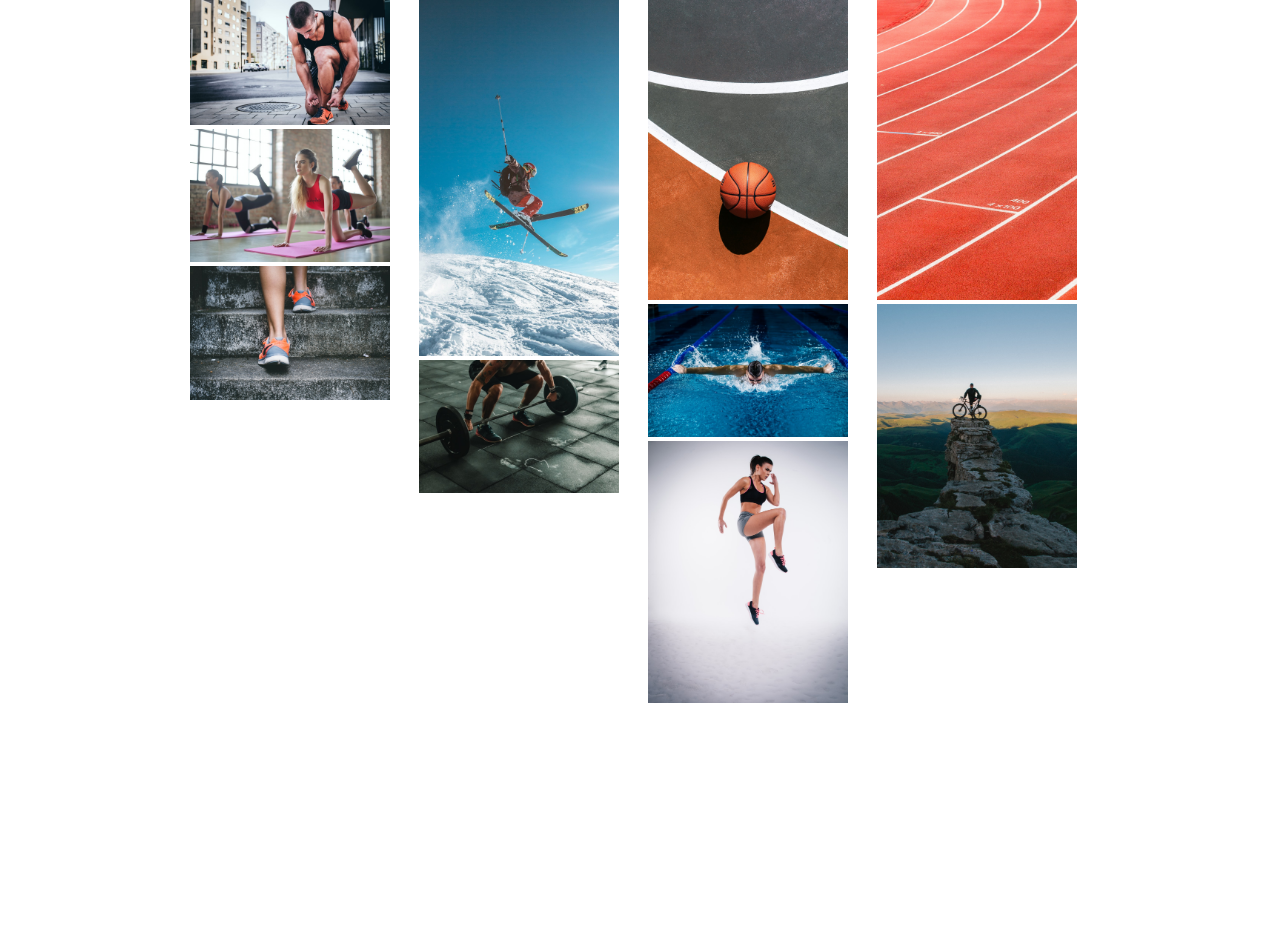
<file: ex01/src/index.html>
<!DOCTYPE html>
<html lang="en">
<head>
    <meta charset="UTF-8">
    <meta http-equiv="X-UA-Compatible" content="IE=edge">
    <meta name="viewport" content="width=device-width, initial-scale=1.0">
    <title>Gallery's page</title>
    <link rel="stylesheet" href="../styles/index.css">
</head>
<body>
    <div class="container">
        <div class="image"><img src="../images/img1.jpg" alt="Marathon">
            <div class="caption"><h1 class="openModal">Marathon</h1></div>
        </a>
        </div>
        <div class="image"><img src="../images/img2.jpg" alt="Gymnastics">
            <div class="caption"><h1 class="openModal">Gymnastics</h1></div>
        </a>
        </div>
        <a href="../src/image03.html"></a>
        <div class="image"><img src="../images/img3.jpg" alt="Climbing">
            <div class="caption"><h1 class="openModal">Climbing</h1></div>
        </a>
        </div>
        <a href="../src/image04.html"></a>
        <div class="image"><img src="../images/img4.jpg" alt="Skiing">
            <div class="caption"><h1 class="openModal">Skiing</h1></div>
        </a>
        </div>
        <a href="../src/image05.html"></a>
        <div class="image"><img src="../images/img5.jpg" alt="Weight Lifting">
            <div class="caption"><h1 class="openModal">Weight Lifting</h1></div>
        </a>
        </div>
        <a href="../src/image06.html"></a>
        <div class="image"><img src="../images/img6.jpg" alt="Basketball">
            <div class="caption"><h1 class="openModal">Basketball</h1></div>
        </a>
        </div>
        <a href="../src/image07.html"></a>
        <div class="image"><img src="../images/img7.jpg" alt="Swimming">
            <div class="caption"><h1 class="openModal">Swimming</h1></div>
        </a>
        </div>
        <a href="../src/image08.html"></a>
        <div class="image"><img src="../images/img8.jpg" alt="Jogging">
            <div class="caption"><h1 class="openModal">Jogging</h1></div>
        </a>
        </div>
        <a href="../src/image09.html"></a>
        <div class="image"><img src="../images/img9.jpg" alt="Running">
            <div class="caption"><h1 class="openModal">Running</h1></div>
        </a>
        </div>
        <a href="../src/image10.html"></a>
        <div class="image"><img src="../images/img10.jpg" alt="Cycling">
            <div class="caption"><h1 class="openModal"> Cycling</h1></div>
        </a>
        </div>
           
    </div>
    <div class="modalDiv">
        <div class="modal">
            <button class="close"><strong>Close</strong></button>
            <iframe src="image01.html" frameborder="0" height="100%" width="100%" marginwidth="0"></iframe>
        </div>
        <div class="modal">
            <button class="close">Close</button>
            <iframe src="image02.html" frameborder="0" height="100%" width="100%" marginwidth="0"></iframe>
        </div>
        <div class="modal">
            <button class="close">Close</button>
            <iframe src="image03.html" frameborder="0" height="100%" width="100%" marginwidth="0"></iframe>
        </div>
        <div class="modal">
            <button class="close">Close</button>
            <iframe src="image04.html" frameborder="0" height="100%" width="100%" marginwidth="0"></iframe>
        </div>
        <div class="modal">
            <button class="close">Close</button>
            <iframe src="image05.html" frameborder="0" height="100%" width="100%" marginwidth="0"></iframe>
        </div>
        <div class="modal">
            <button class="close">Close</button>
            <iframe src="image06.html" frameborder="0" height="100%" width="100%" marginwidth="0"></iframe>
        </div>
        <div class="modal">
            <button class="close">Close</button>
            <iframe src="image07.html" frameborder="0" height="100%" width="100%" marginwidth="0"></iframe>
        </div>
        <div class="modal">
            <button class="close">Close</button>
            <iframe src="image08.html" frameborder="0" height="100%" width="100%" marginwidth="0"></iframe>
        </div>
        <div class="modal">
            <button class="close">Close</button>
            <iframe src="image09.html" frameborder="0" height="100%" width="100%" marginwidth="0"></iframe>
        </div>
        <div class="modal">
            <button class="close">Close</button>
            <iframe src="image10.html" frameborder="0" height="100%" width="100%" marginwidth="0"></iframe>
        </div>
    </div>
    


<script src="../scripts/index.js"></script>

</body>
</html>
</file>
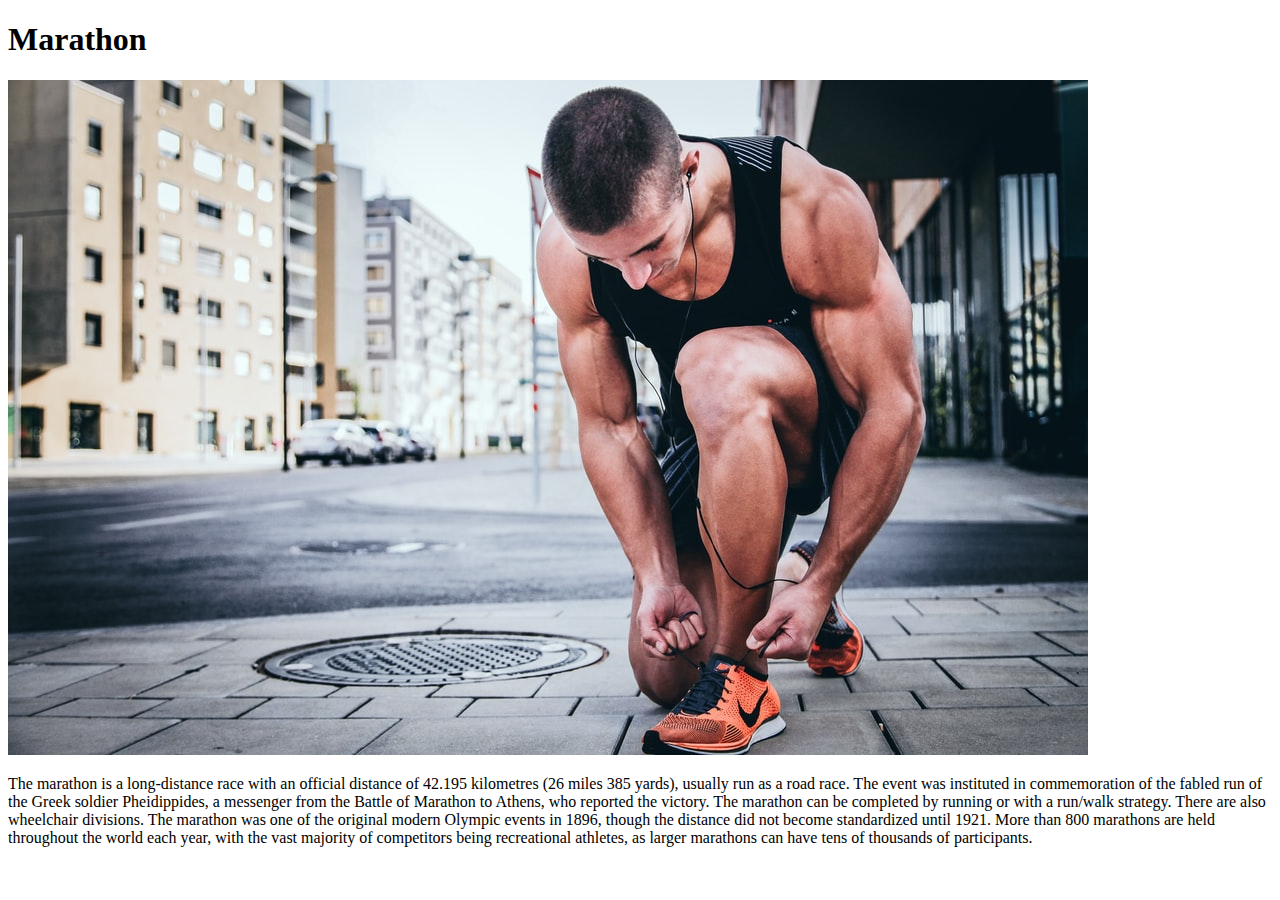
<file: ex01/src/image01.html>
<!DOCTYPE html>
<html lang="en">
<head>
    <meta charset="UTF-8">
    <meta http-equiv="X-UA-Compatible" content="IE=edge">
    <meta name="viewport" content="width=device-width, initial-scale=1.0">
    <title>Marathon</title>
</head>
<body>
    <div id="content" class="content">
        <h1>Marathon</h1>
        <img src="../images/img1.jpg" alt="Marathon">
        <p>The marathon is a long-distance race with an official distance of 42.195 kilometres (26 miles 385 yards), usually run as a road race. 
           The event was instituted in commemoration of the fabled run of the Greek soldier Pheidippides, a messenger from the Battle of Marathon 
           to Athens, who reported the victory. The marathon can be completed by running or with a run/walk strategy. There are also wheelchair divisions.
           The marathon was one of the original modern Olympic events in 1896, though the distance did not become standardized until 1921. More than 800 
           marathons are held throughout the world each year, with the vast majority of competitors being recreational athletes, as larger marathons can have 
           tens of thousands of participants.</p>
    </div>
    
<script src="../scripts/index.js"></script>

</body>
</html>
</file>
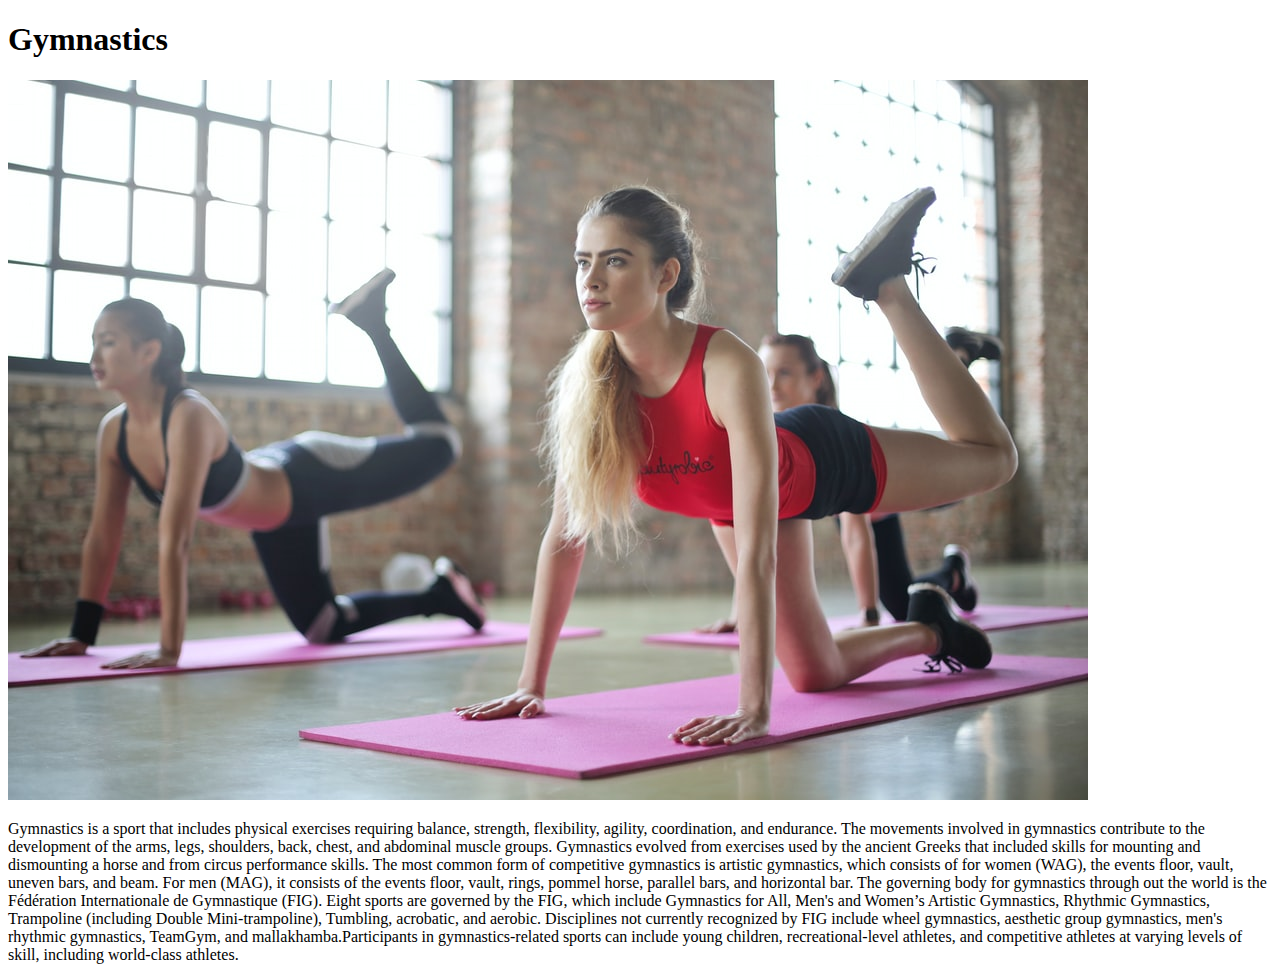
<file: ex01/src/image02.html>
<!DOCTYPE html>
<html lang="en">
<head>
    <meta charset="UTF-8">
    <meta http-equiv="X-UA-Compatible" content="IE=edge">
    <meta name="viewport" content="width=device-width, initial-scale=1.0">
    <title>Gymnastics</title>
</head>
<body>
    <div id="content" class="content">
        <h1>Gymnastics</h1>
        <img src="../images/img2.jpg" alt="Gymnastics">
        <p>Gymnastics is a sport that includes physical exercises requiring balance, strength, flexibility, agility, coordination, and 
            endurance. The movements involved in gymnastics contribute to the development of the arms, legs, shoulders, back, chest, and 
            abdominal muscle groups. Gymnastics evolved from exercises used by the ancient Greeks that included skills for mounting and 
            dismounting a horse and from circus performance skills. The most common form of competitive gymnastics is artistic gymnastics, 
            which consists of for women (WAG), the events floor, vault, uneven bars, and beam. For men (MAG), it consists of the events floor, 
            vault, rings, pommel horse, parallel bars, and horizontal bar. The governing body for gymnastics through out the world is the Fédération 
            Internationale de Gymnastique (FIG). Eight sports are governed by the FIG, which include Gymnastics for All, Men's and Women’s Artistic 
            Gymnastics, Rhythmic Gymnastics, Trampoline (including Double Mini-trampoline), Tumbling, acrobatic, and aerobic. Disciplines not currently 
            recognized by FIG include wheel gymnastics, aesthetic group gymnastics, men's rhythmic gymnastics, TeamGym, and mallakhamba.Participants in 
            gymnastics-related sports can include young children, recreational-level athletes, and competitive athletes at
            varying levels of skill, including world-class athletes.</p>    
    </div>
</body>
</html>
</file>
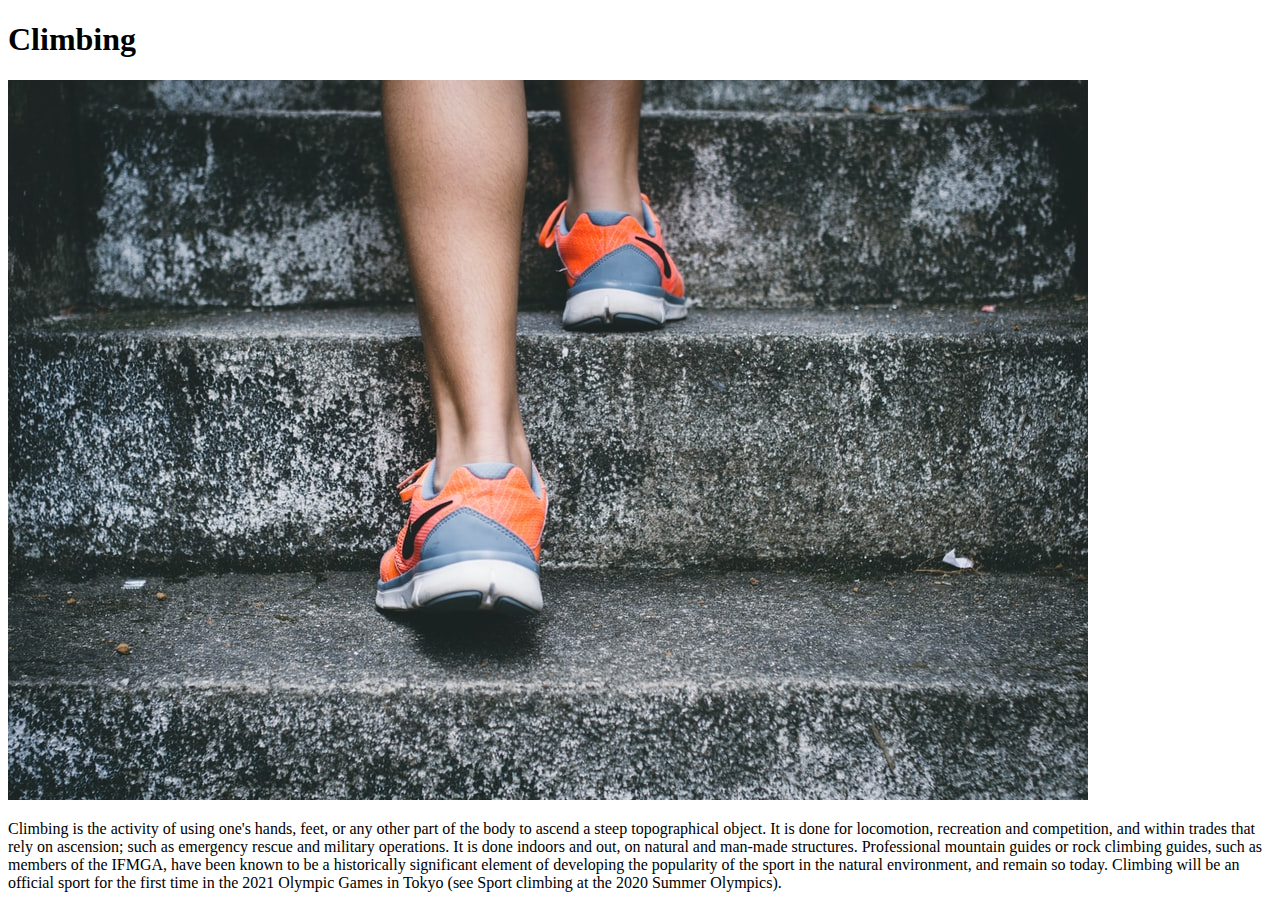
<file: ex01/src/image03.html>
<!DOCTYPE html>
<html lang="en">
<head>
    <meta charset="UTF-8">
    <meta http-equiv="X-UA-Compatible" content="IE=edge">
    <meta name="viewport" content="width=device-width, initial-scale=1.0">
    <title>Climbing</title>
</head>
<body>
    <div id="content" class="content">
        <h1>Climbing</h1>
        <img src="../images/img3.jpg" alt="Climbing">
        <p>Climbing is the activity of using one's hands, feet, or any other part of the body to ascend a steep topographical object. 
           It is done for locomotion, recreation and competition, and within trades that rely on ascension; such as emergency rescue and
           military operations. It is done indoors and out, on natural and man-made structures.
           Professional mountain guides or rock climbing guides, such as members of the IFMGA, have been known to be a historically significant
           element of developing the popularity of the sport in the natural environment, and remain so today.
           Climbing will be an official sport for the first time in the 2021 Olympic Games in Tokyo (see Sport climbing at the 2020 Summer 
           Olympics).</p>
    </div>
</body>
</html>
</file>
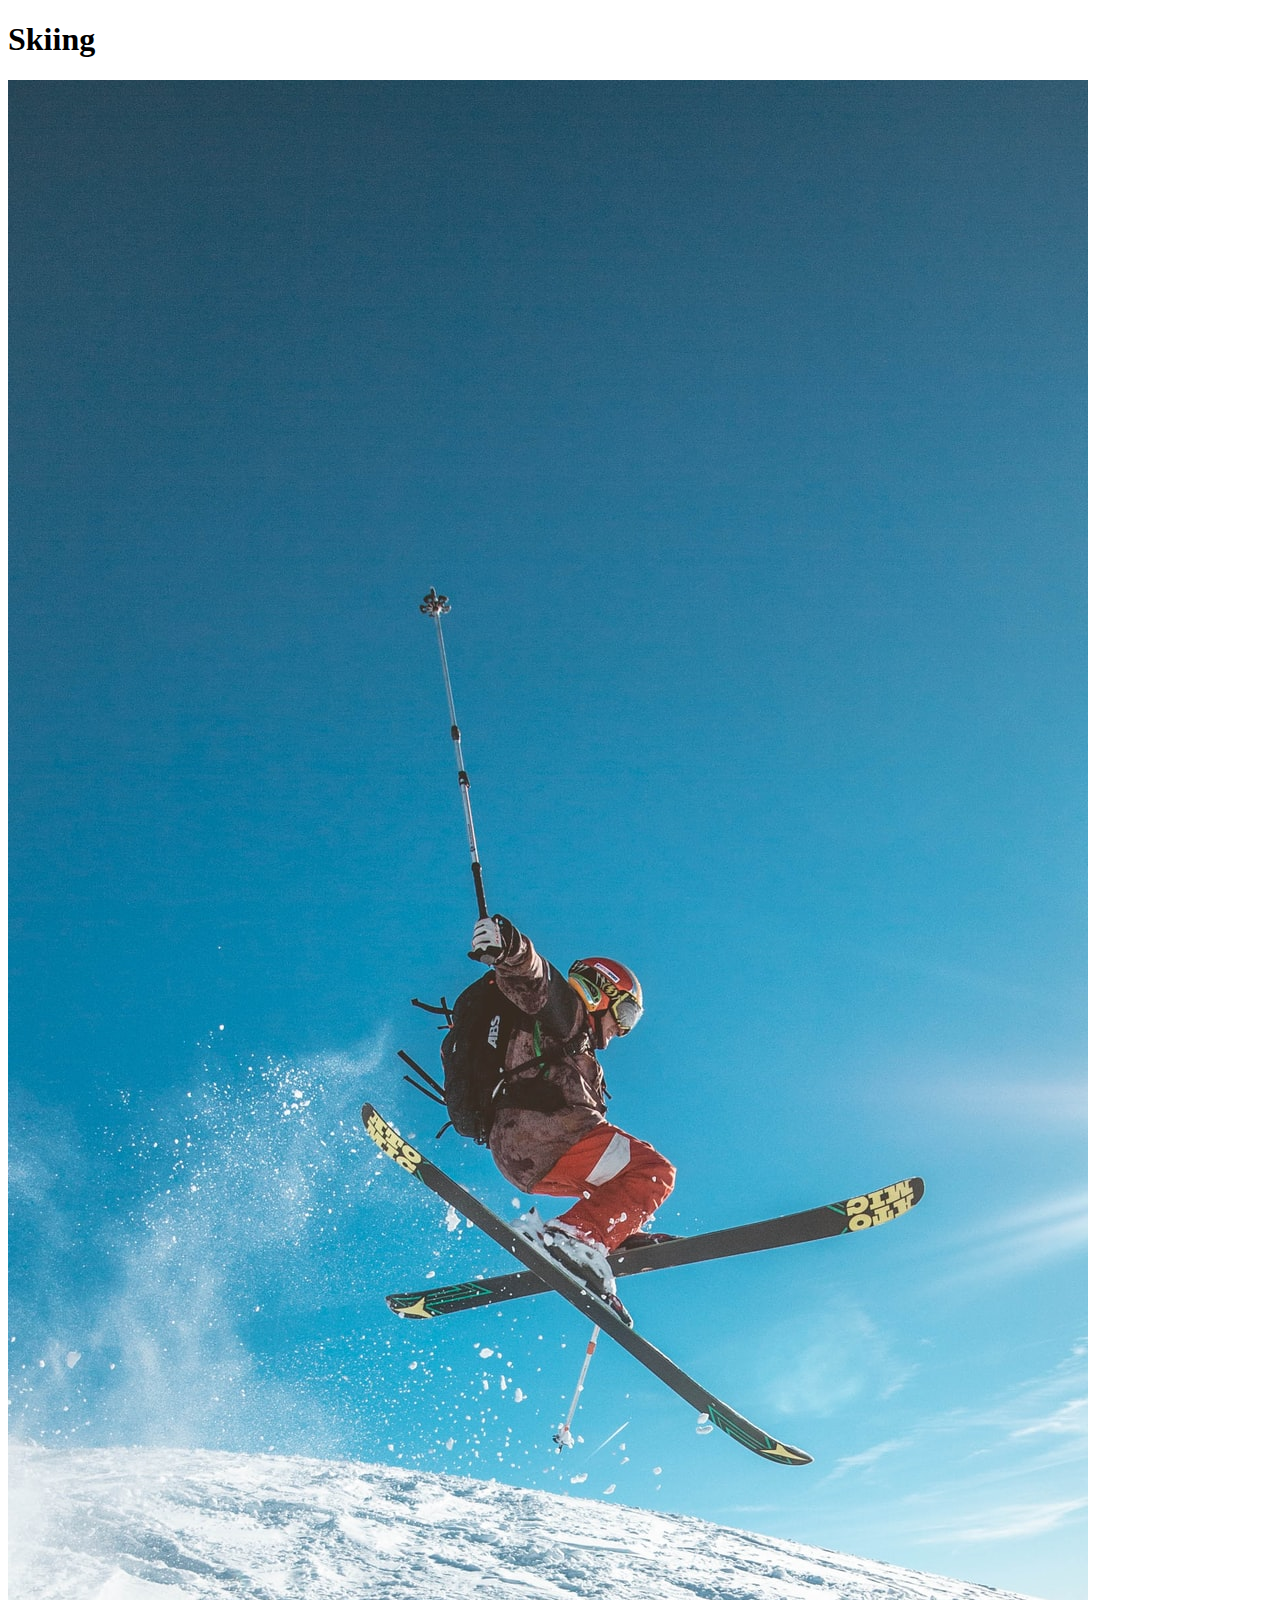
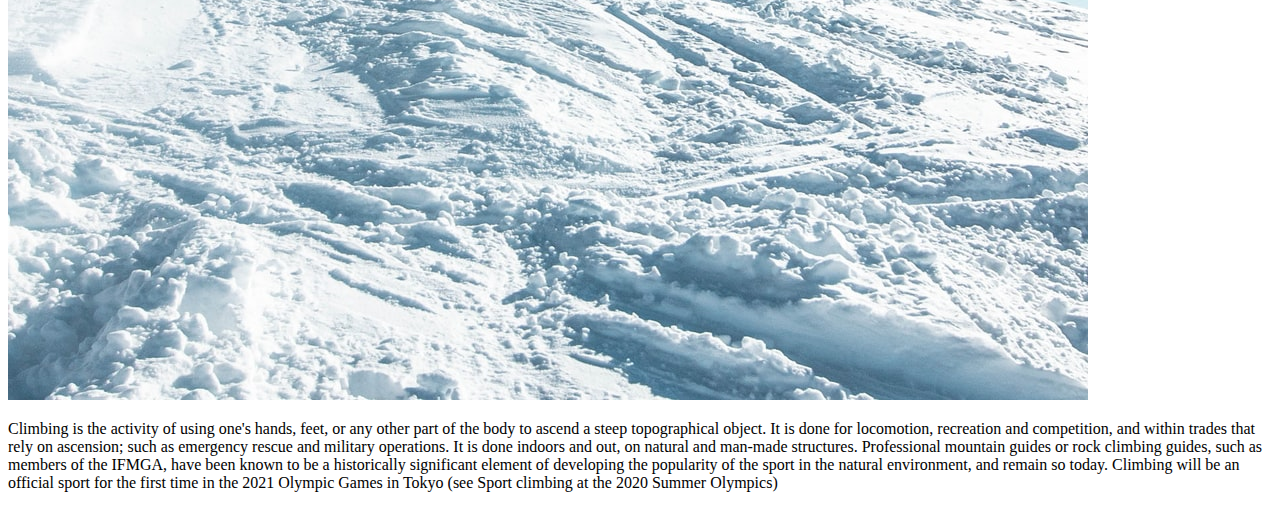
<file: ex01/src/image04.html>
<!DOCTYPE html>
<html lang="en">
<head>
    <meta charset="UTF-8">
    <meta http-equiv="X-UA-Compatible" content="IE=edge">
    <meta name="viewport" content="width=device-width, initial-scale=1.0">
    <title>Skiing</title>
</head>
<body>
    <div id="content" class="content">
        <h1>Skiing</h1>
        <img src="../images/img4.jpg" alt="Skiing">
        <p>Climbing is the activity of using one's hands, feet, or any other part of the body to ascend a steep topographical object. It 
           is done for locomotion, recreation and competition, and within trades that rely on ascension; such as emergency rescue and military 
           operations. It is done indoors and out, on natural and man-made structures.
           Professional mountain guides or rock climbing guides, such as members of the IFMGA, have been known to be a historically significant 
           element of developing the popularity of the sport in the natural environment, and remain so today.
           Climbing will be an official sport for the first time in the 2021 Olympic Games in Tokyo (see Sport climbing at the 2020 Summer 
           Olympics)</p>
    </div>
</body>
</html>
</file>
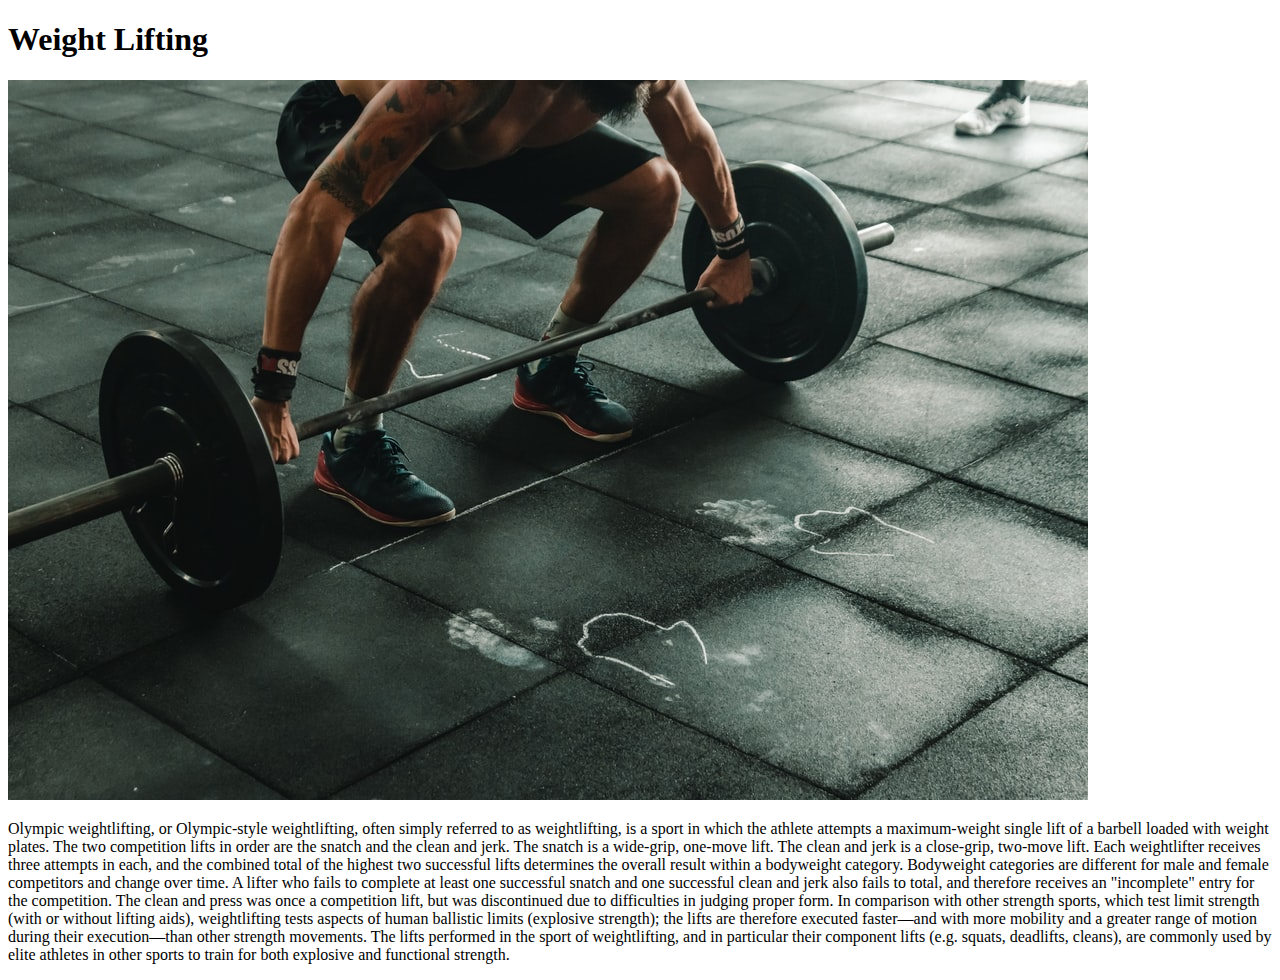
<file: ex01/src/image05.html>
<!DOCTYPE html>
<html lang="en">
<head>
    <meta charset="UTF-8">
    <meta http-equiv="X-UA-Compatible" content="IE=edge">
    <meta name="viewport" content="width=device-width, initial-scale=1.0">
    <title>Weight Lifting</title>
</head>
<body>
    <div id="content" class="content">
        <h1>Weight Lifting</h1>
        <img src="../images/img5.jpg" alt="Weight Lifting">
        <p>Olympic weightlifting, or Olympic-style weightlifting, often simply referred to as weightlifting, is a sport in which the athlete 
        attempts a maximum-weight single lift of a barbell loaded with weight plates. The two competition lifts in order are the snatch and 
        the clean and jerk. The snatch is a wide-grip, one-move lift. The clean and jerk is a close-grip, two-move lift. Each weightlifter 
        receives three attempts in each, and the combined total of the highest two successful lifts determines the overall result within a 
        bodyweight category. Bodyweight categories are different for male and female competitors and change over time. A lifter who fails to 
        complete at least one successful snatch and one successful clean and jerk also fails to  total, and therefore receives an "incomplete" 
        entry for the competition. The clean and press was once a competition lift, but was discontinued due to difficulties in judging proper form.
        In comparison with other strength sports, which test limit strength (with or without lifting aids), weightlifting tests aspects of human
        ballistic limits (explosive strength); the lifts are therefore executed faster—and with more mobility and a greater range of motion 
        during their execution—than other strength movements. The lifts performed in the sport of weightlifting, and in particular their component 
        lifts (e.g. squats, deadlifts, cleans), are commonly used by elite athletes in other sports to train for both explosive and functional strength.</p>
    </div>
</body>
</html>
</file>
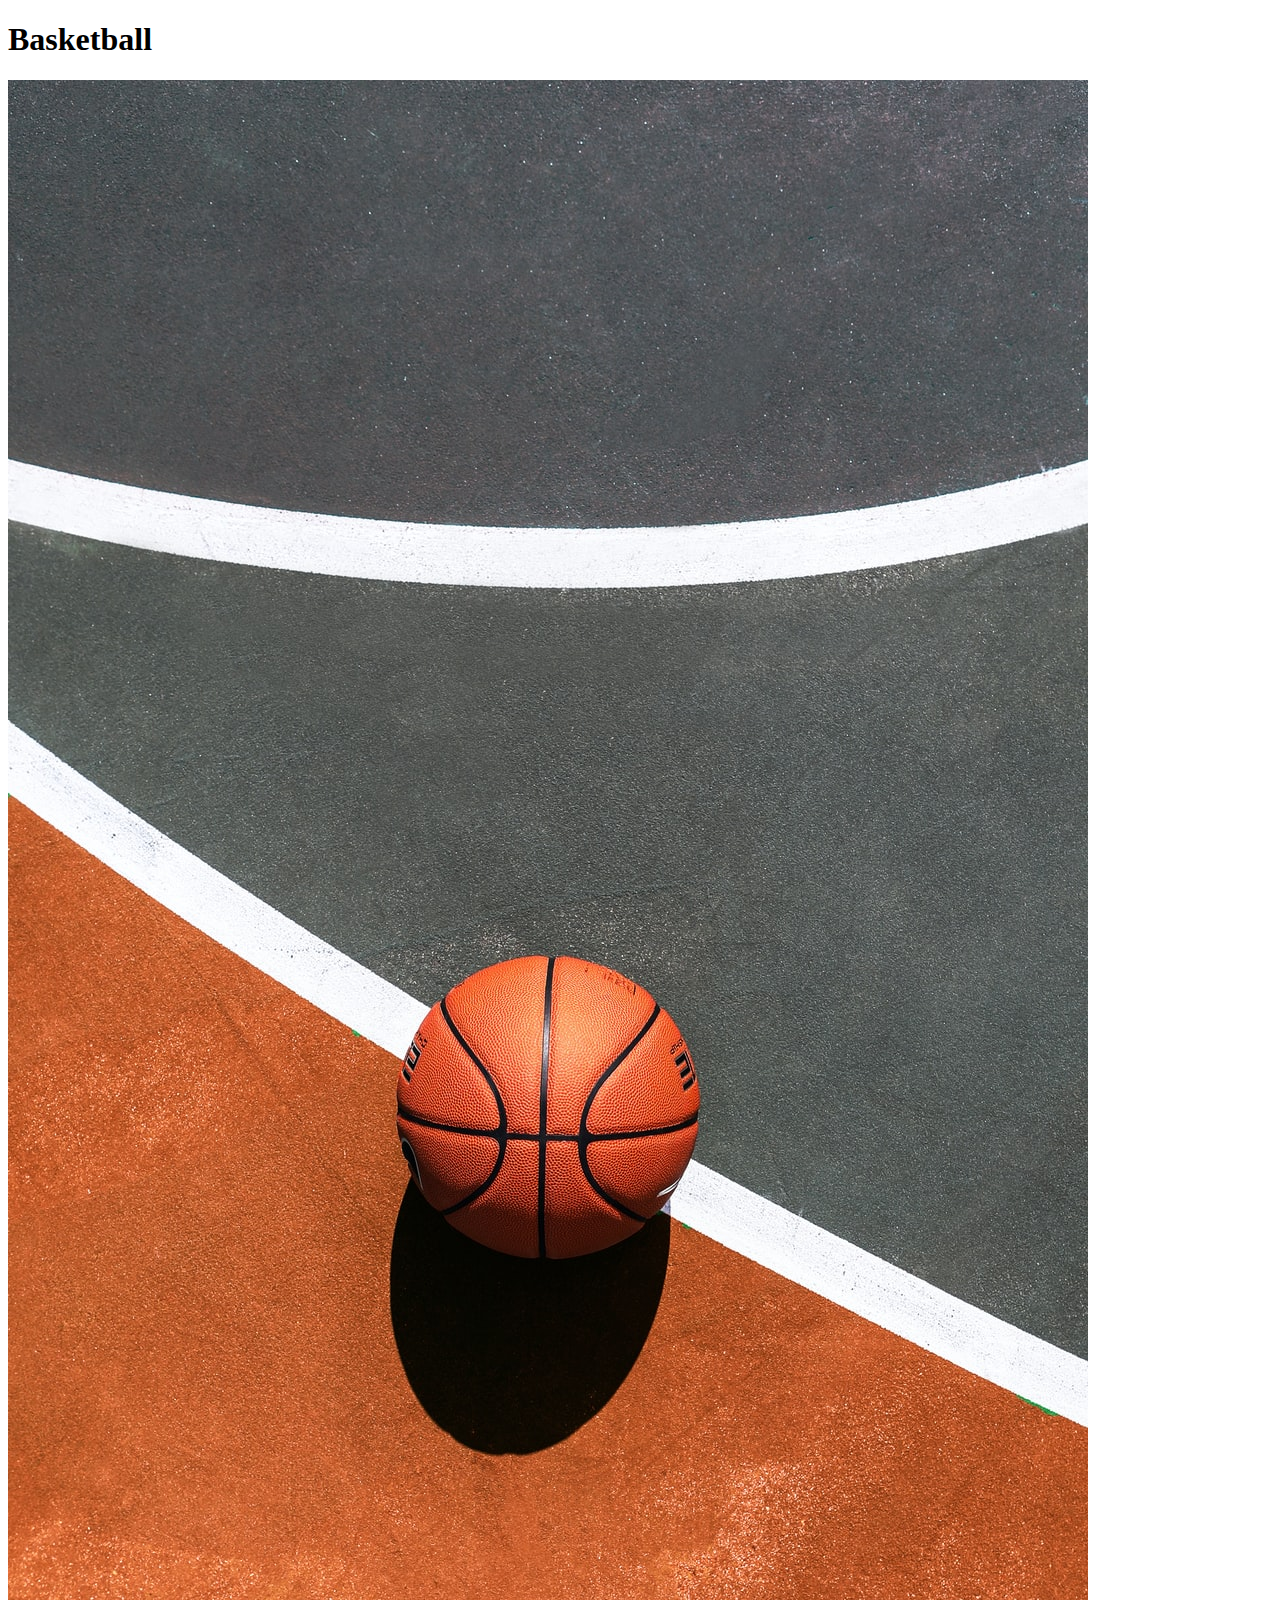
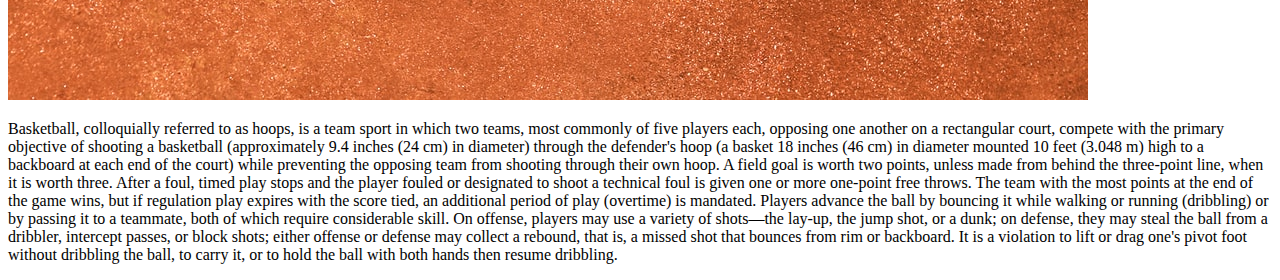
<file: ex01/src/image06.html>
<!DOCTYPE html>
<html lang="en">
<head>
    <meta charset="UTF-8">
    <meta http-equiv="X-UA-Compatible" content="IE=edge">
    <meta name="viewport" content="width=device-width, initial-scale=1.0">
    <title>Basketball</title>
</head>
<body>
    <div id="content" class="content">
        <h1>Basketball</h1>
        <img src="../images/img6.jpg" alt="Basketball">
        <p>Basketball, colloquially referred to as hoops, is a team sport in which two teams, most commonly of five players each, 
           opposing one another on a rectangular court, compete with the primary objective of shooting a basketball (approximately 
           9.4 inches (24 cm) in diameter) through the defender's hoop (a basket 18 inches (46 cm) in diameter mounted 10 feet (3.048 m) 
           high to a backboard at each end of the court) while preventing the opposing team from shooting through their own hoop. A field 
           goal is worth two points, unless made from behind the three-point line, when it is worth three. After a foul, timed play stops 
           and the player fouled or designated to shoot a technical foul is given one or more one-point free throws. The team with the most
           points at the end of the game wins, but if regulation play expires with the score tied, an additional period of play (overtime) 
           is mandated. Players advance the ball by bouncing it while walking or running (dribbling) or by passing it to a teammate, both 
           of which require considerable skill. On offense, players may use a variety of shots—the lay-up, the jump shot, or a dunk; on 
           defense, they may steal the ball from a dribbler, intercept passes, or block shots; either offense or defense may collect a rebound, 
           that is, a missed shot that bounces from rim or backboard. It is a violation to lift or drag one's pivot foot without dribbling the
           ball, to carry it, or to hold the ball with both hands then resume dribbling.</p>
    </div>
</body>
</html>
</file>
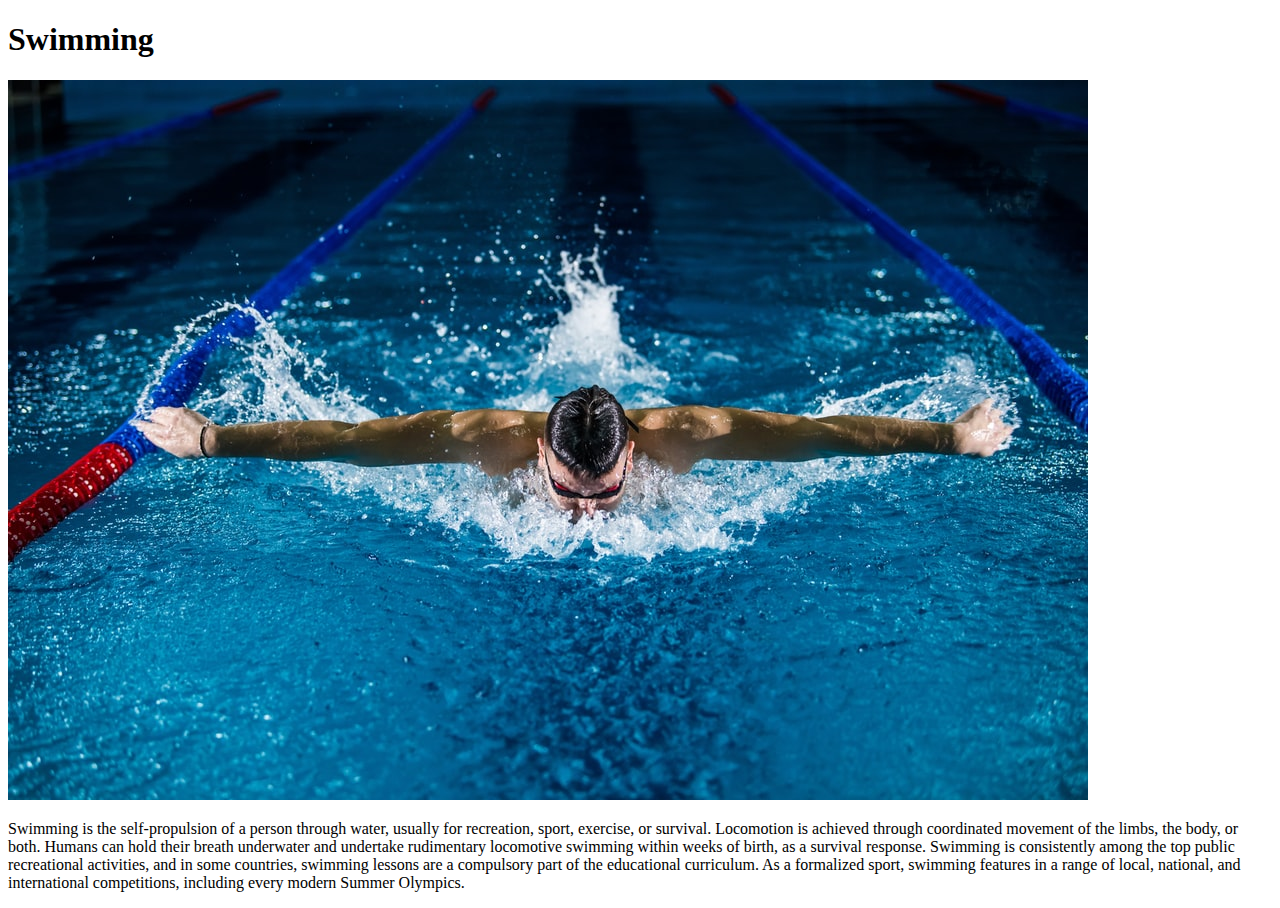
<file: ex01/src/image07.html>
<!DOCTYPE html>
<html lang="en">
<head>
    <meta charset="UTF-8">
    <meta http-equiv="X-UA-Compatible" content="IE=edge">
    <meta name="viewport" content="width=device-width, initial-scale=1.0">
    <title>Swimming</title>
</head>
<body>
    <div id="content" class="content">
        <h1>Swimming</h1>
        <img src="../images/img7.jpg" alt="Swimming">
        <p>Swimming is the self-propulsion of a person through water, usually for recreation, sport, 
           exercise, or survival. Locomotion is achieved through coordinated movement of the limbs, 
           the body, or both. Humans can hold their breath underwater and undertake rudimentary locomotive 
           swimming within weeks of birth, as a survival response. Swimming is consistently among the top 
           public recreational activities, and in some countries, swimming lessons are a compulsory part 
           of the educational curriculum. As a formalized sport, swimming features in a range of local, 
           national, and international competitions, including every modern Summer Olympics.</p>
    </div>
</body>
</html>
</file>
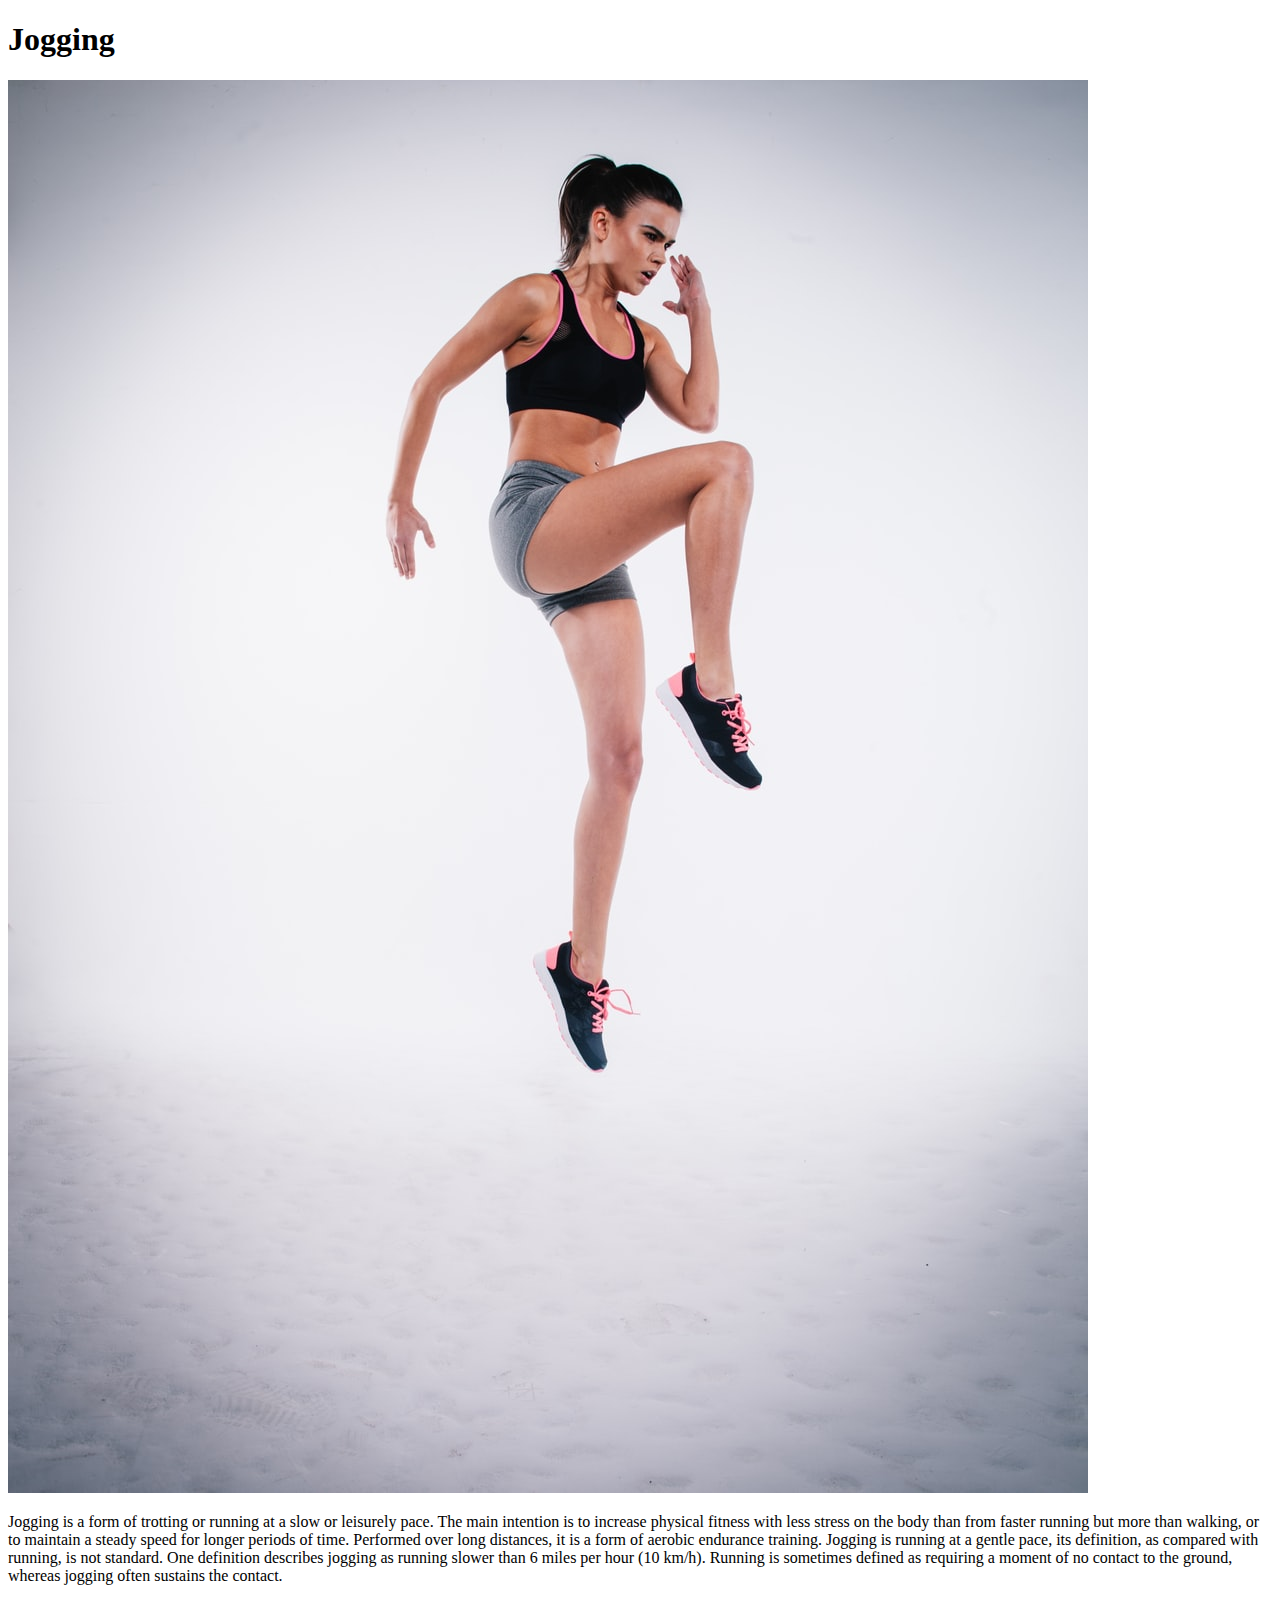
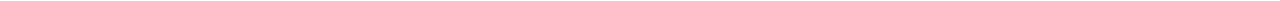
<file: ex01/src/image08.html>
<!DOCTYPE html>
<html lang="en">
<head>
    <meta charset="UTF-8">
    <meta http-equiv="X-UA-Compatible" content="IE=edge">
    <meta name="viewport" content="width=device-width, initial-scale=1.0">
    <title>Jogging</title>
</head>
<body>
    <div id="content" class="content">
        <h1>Jogging</h1>
        <img src="../images/img8.jpg" alt="Jogging">
        <p>Jogging is a form of trotting or running at a slow or leisurely pace. The main intention is to 
           increase physical fitness with less stress on the body than from faster running but more than 
           walking, or to maintain a steady speed for longer periods of time. Performed over long distances, 
           it is a form of aerobic endurance training. Jogging is running at a gentle pace, its definition, 
           as compared with running, is not standard. One definition describes jogging as running slower than 
           6 miles per hour (10 km/h). Running is sometimes defined as requiring a moment of no contact to the 
           ground, whereas jogging often sustains the contact.</p> 
    </div>
</body>
</html>
</file>
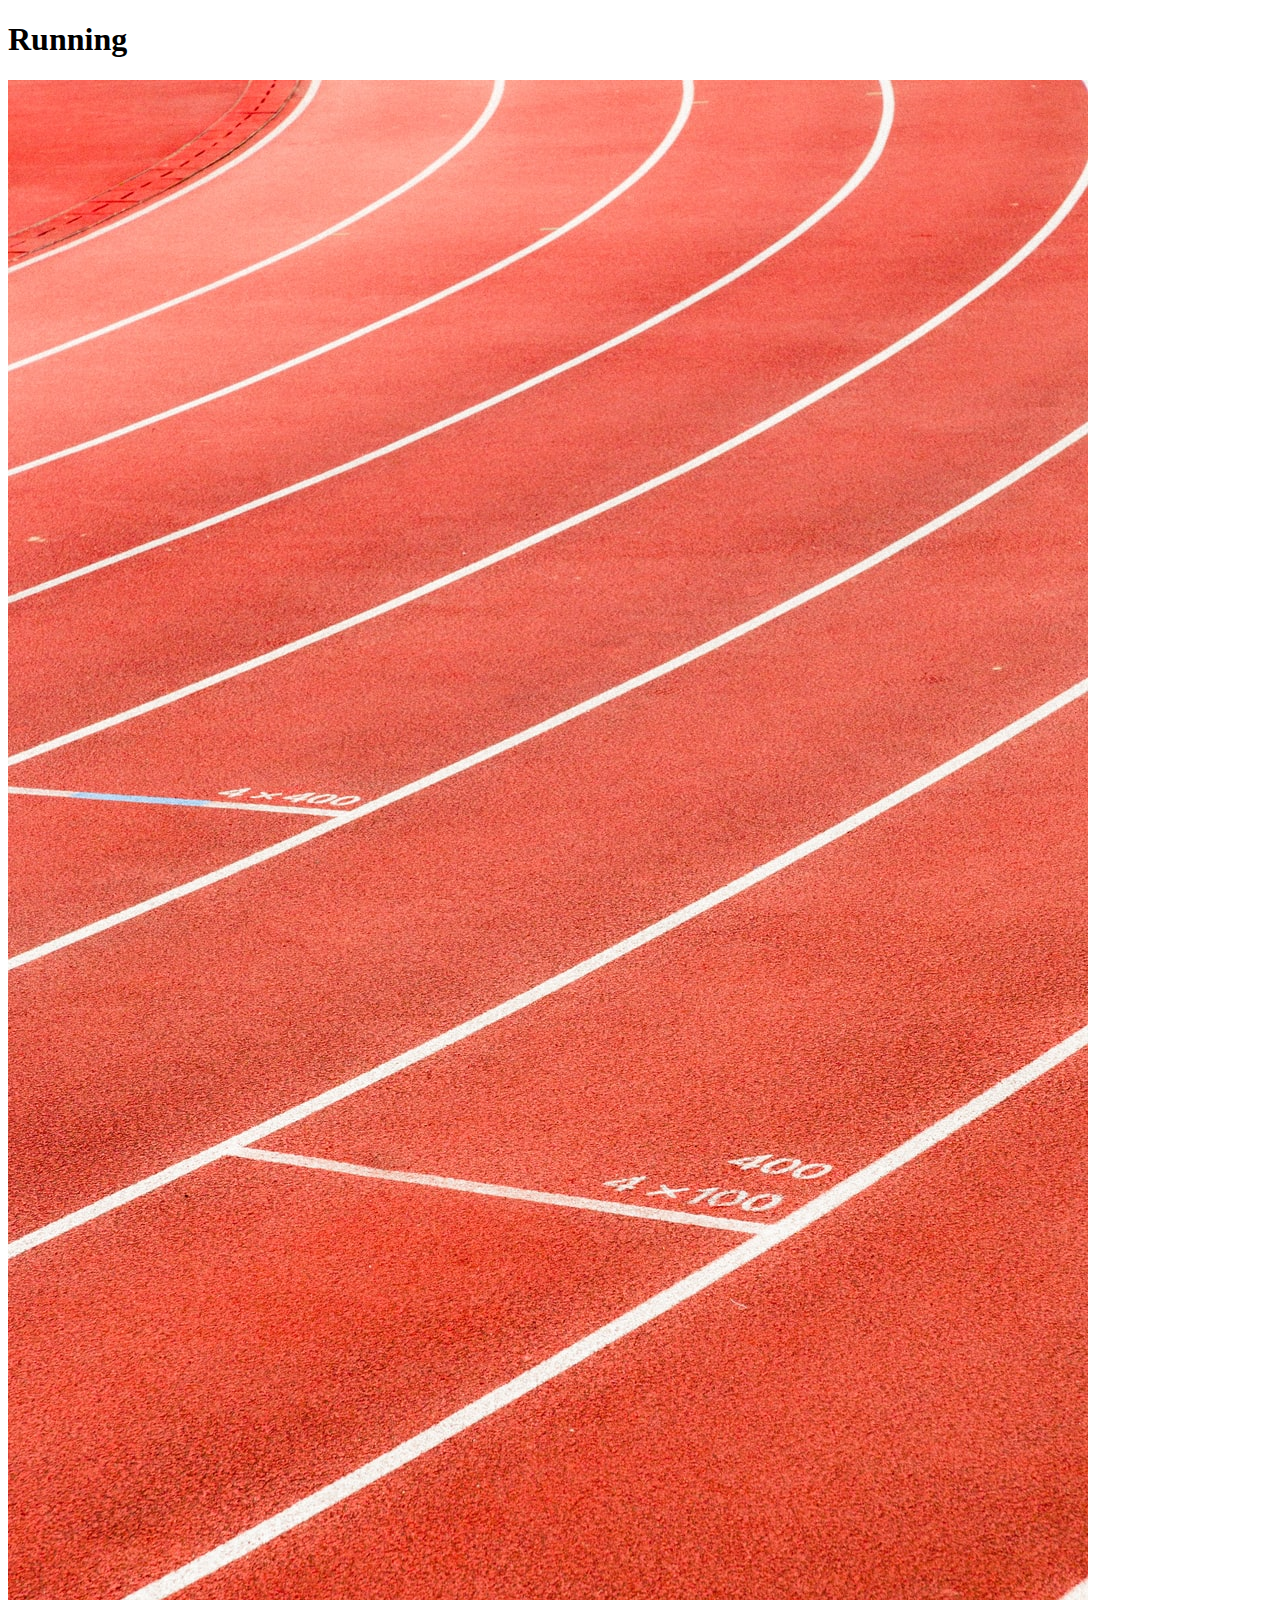
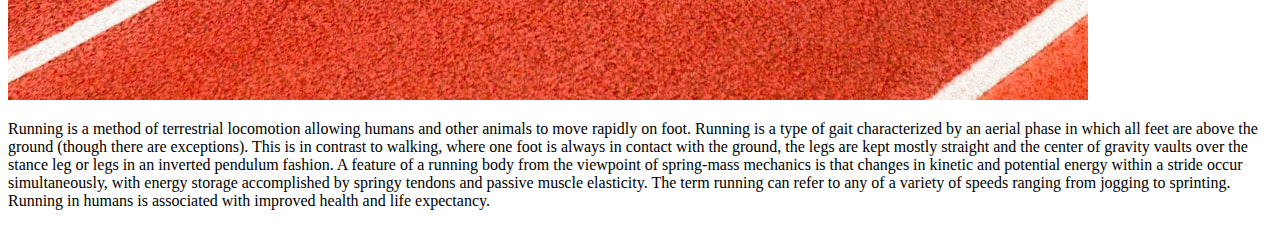
<file: ex01/src/image09.html>
<!DOCTYPE html>
<html lang="en">
<head>
    <meta charset="UTF-8">
    <meta http-equiv="X-UA-Compatible" content="IE=edge">
    <meta name="viewport" content="width=device-width, initial-scale=1.0">
    <title>Running</title>
</head>
<body>
    <div id="content" class="content">
        <h1>Running</h1>
        <img src="../images/img9.jpg" alt="Running">
        <p>Running is a method of terrestrial locomotion allowing humans and other animals to move rapidly on foot. 
           Running is a type of gait characterized by an aerial phase in which all feet are above the ground 
           (though there are exceptions). This is in contrast to walking, where one foot is always in contact with 
           the ground, the legs are kept mostly straight and the center of gravity vaults over the stance leg or legs 
           in an inverted pendulum fashion. A feature of a running body from the viewpoint of spring-mass mechanics is 
           that changes in kinetic and potential energy within a stride occur simultaneously, with energy storage 
           accomplished by springy tendons and passive muscle elasticity. The term running can refer to any of a variety 
           of speeds ranging from jogging to sprinting. Running in humans is associated with improved health and life expectancy.</p> 
    </div>
</body>
</html>
</file>
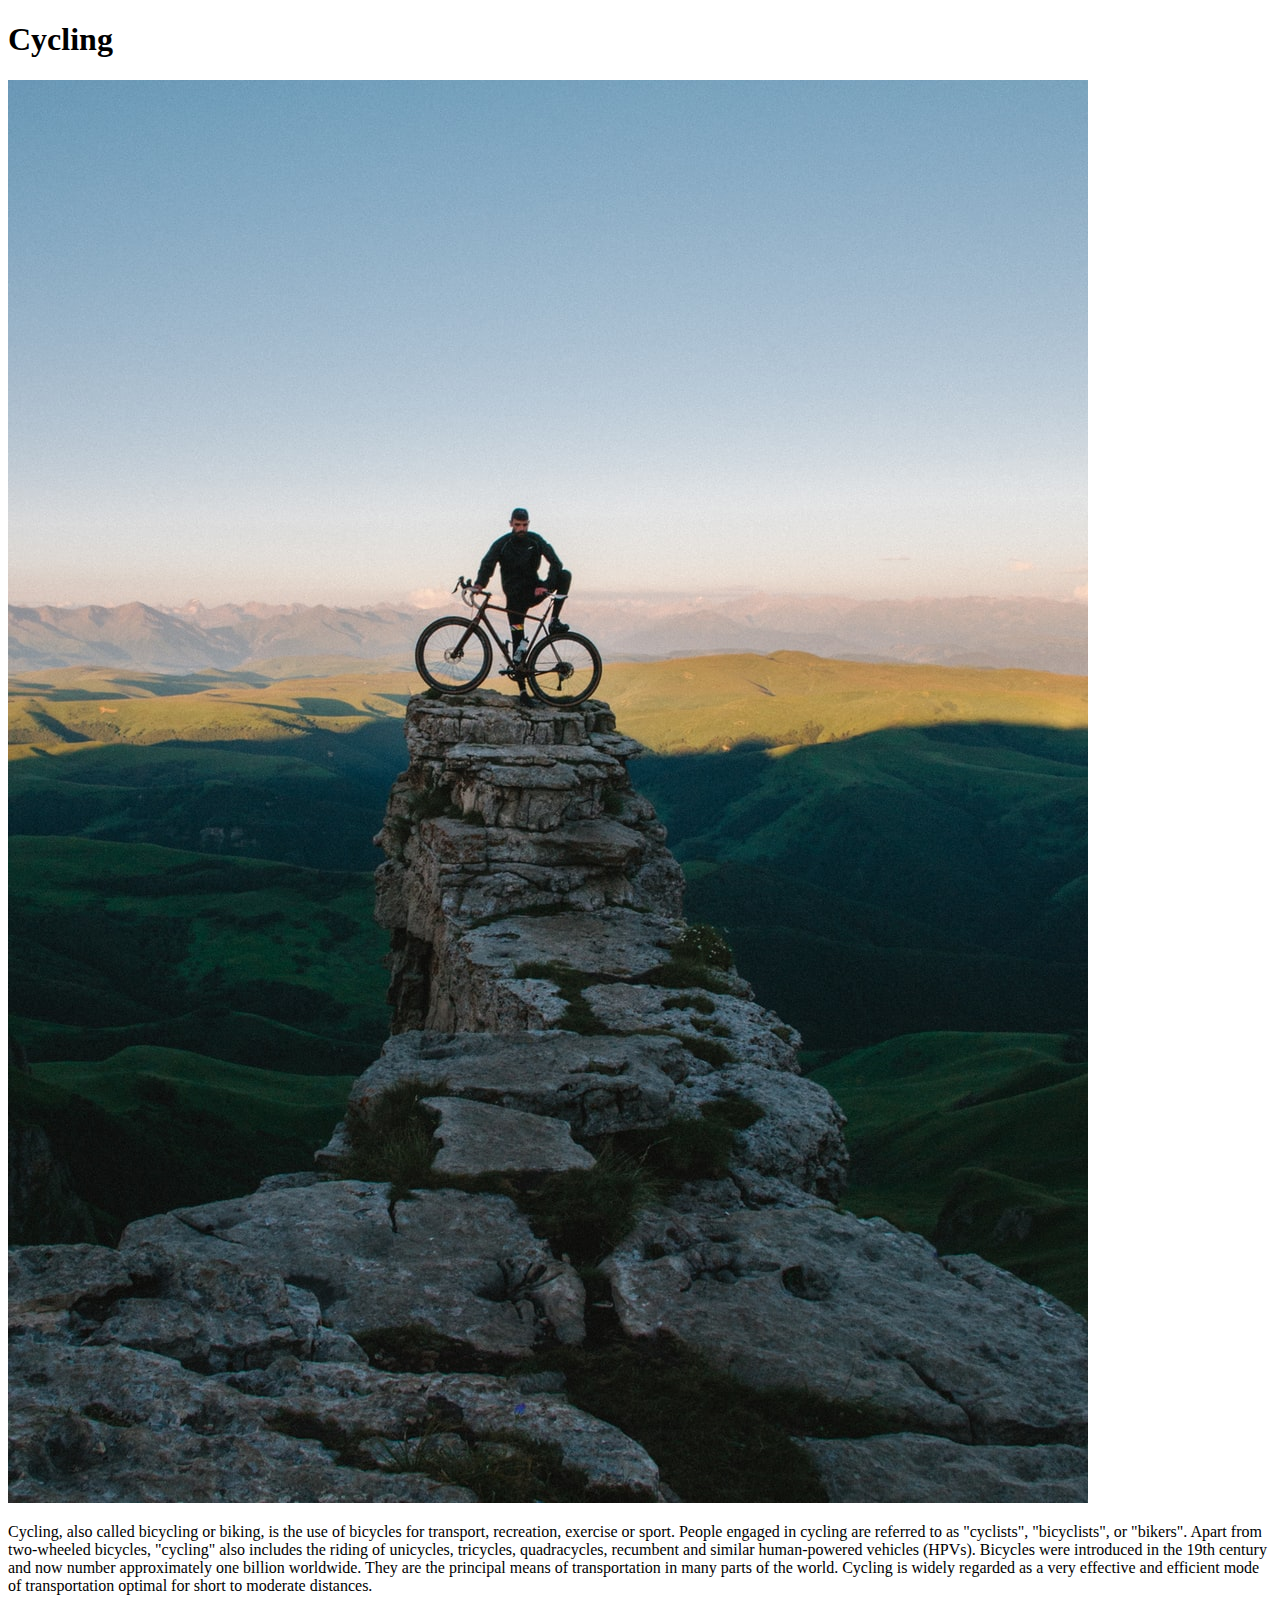
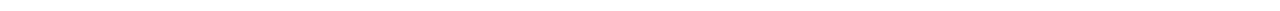
<file: ex01/src/image10.html>
<!DOCTYPE html>
<html lang="en">
<head>
    <meta charset="UTF-8">
    <meta http-equiv="X-UA-Compatible" content="IE=edge">
    <meta name="viewport" content="width=device-width, initial-scale=1.0">
    <title>Cycling</title>
</head>
<body>
    <div id="content" class="content">
        <h1>Cycling</h1>
        <img src="../images/img10.jpg" alt="Cycling">
        <p>Cycling, also called bicycling or biking, is the use of bicycles for transport, recreation, exercise or sport. 
           People engaged in cycling are referred to as "cyclists", "bicyclists", or "bikers". Apart from two-wheeled bicycles,
           "cycling" also includes the riding of unicycles, tricycles, quadracycles, recumbent and similar human-powered 
           vehicles (HPVs). Bicycles were introduced in the 19th century and now number approximately one billion worldwide. 
           They are the principal means of transportation in many parts of the world. Cycling is widely regarded as a very 
           effective and efficient mode of transportation optimal for short to moderate distances.</p>
    </div>
</body>
</html>
</file>
<file: ex01/styles/index.css>
* {
    margin: 0;
    padding: 0;
    border: 0;
}

.container {
    width: 900px;
    margin: 0 auto;
    text-align: center;
    column-count: 4;

}

.container .image { 
    position: relative;  
     float: left; 
    
}


img {
    width: 200px;
    max-width: 200px;
    height: auto;
  }
  .caption {
      width: 200px;
      background: rgba(0, 0, 0, 0.5);
      position: absolute;
      left: 0;
      top: 0;
      bottom: 0;
      right: 0;
      visibility: hidden;
      text-align: center;
      color: white;
  }
  .image:hover .caption {
        visibility: visible;  
        
  }

  .caption h1 {
      position: absolute;
      bottom: 0;
      width: 100%;
  }

 .modal {
     height: 100%;
     width: 100%;
     position: absolute;
     top: 0;
     background: white;
     visibility: hidden;
     max-width: 1080px;

 }

.modalDiv {
    height: auto;
    margin: 0 auto;
}

.close {
    width: 100px;
    height: 40px;
    color: white;
    background: darkgrey;
    border-radius: 15px;
}

.on {
    visibility: visible;
}

.off {
    visibility: hidden;
}

iframe { display: block; }

.content h1, p {
    text-align: center;
}
</file>
